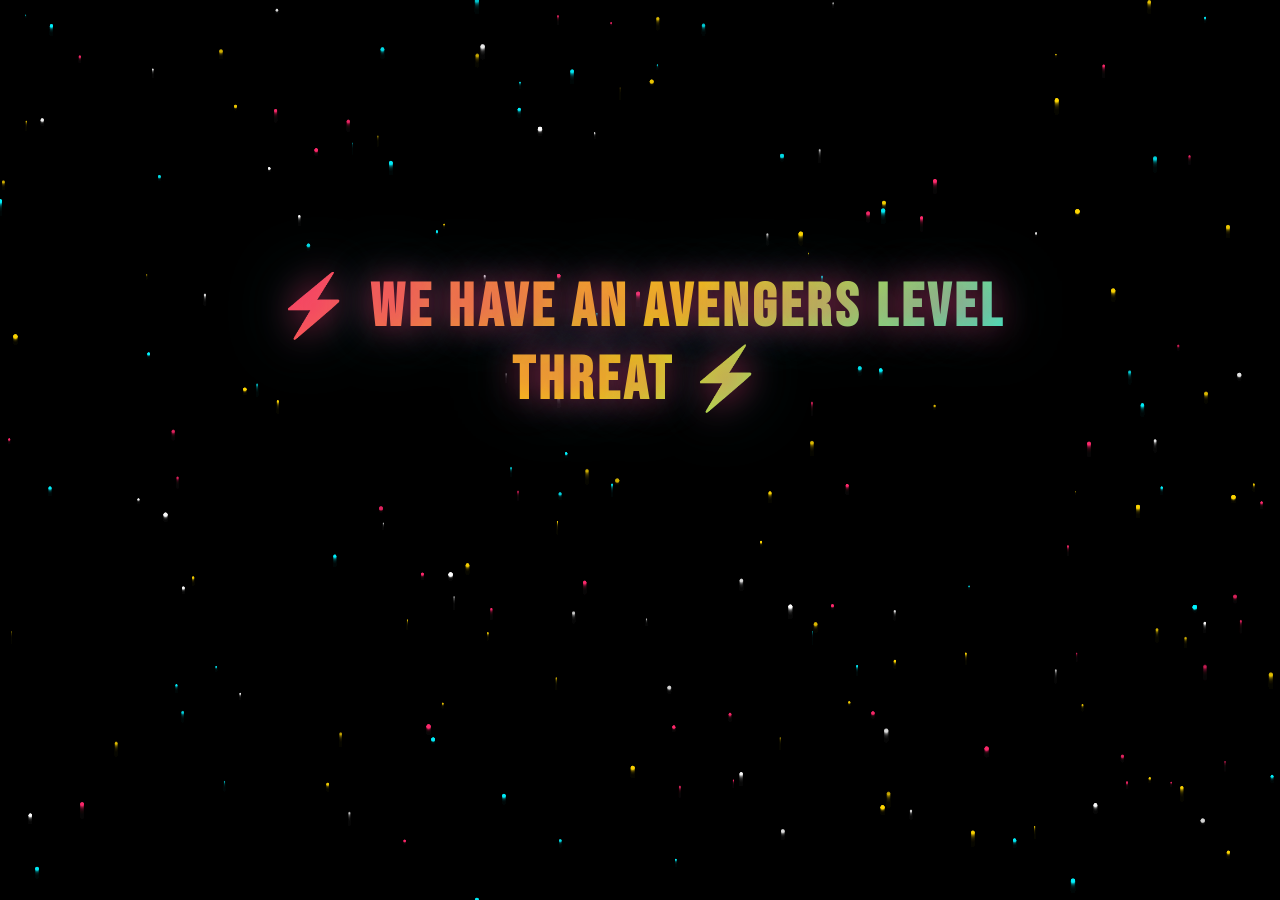
<file: index.html>
<!DOCTYPE html>
<html lang="en">
<head>
  <meta charset="UTF-8">
  <meta name="viewport" content="width=device-width, initial-scale=1.0">
  <title>An Avengers Level Threat...</title>
  <link rel="stylesheet" href="css/style.css">
</head>
<body class="intro-body">

  <!-- Cosmic Stars Canvas -->
  <canvas id="starfield-canvas"></canvas>

  <div class="intro-container">
    
    <!-- Text Step 1: Threat Warning -->
    <h1 class="intro-text threat-text" id="introThreat">
      ⚡ WE HAVE AN AVENGERS LEVEL THREAT ⚡
    </h1>

    <!-- Text Step 2: Apology Context -->
    <p class="intro-text message-text" id="introMessage">
      I made the biggest blunder and hurt Zombs... and now we need all the help we can get from Earth's mightiest heroes.
    </p>

    <!-- Step 3: Get Help Button -->
    <button class="get-help-btn" id="getHelpBtn" onclick="triggerGetHelpSequence()">
      GET HELP 🚀
    </button>

  </div>

  <script src="js/main.js"></script>
  <script>
    window.addEventListener('DOMContentLoaded', () => {
      initStarfield();
      runIntroTimeline();

      // Automatically start Avengers Theme on load
      globalAudio.playTrack('music/avengers_theme.mp3', true, 0);

      // Instant gesture listener to bypass browser autoplay blocks
      const unlockAudio = () => {
        globalAudio.playTrack('music/avengers_theme.mp3', true, 0);
        document.removeEventListener('click', unlockAudio);
        document.removeEventListener('touchstart', unlockAudio);
      };

      document.addEventListener('click', unlockAudio);
      document.addEventListener('touchstart', unlockAudio);
    });
  </script>
</body>
</html>
</file>
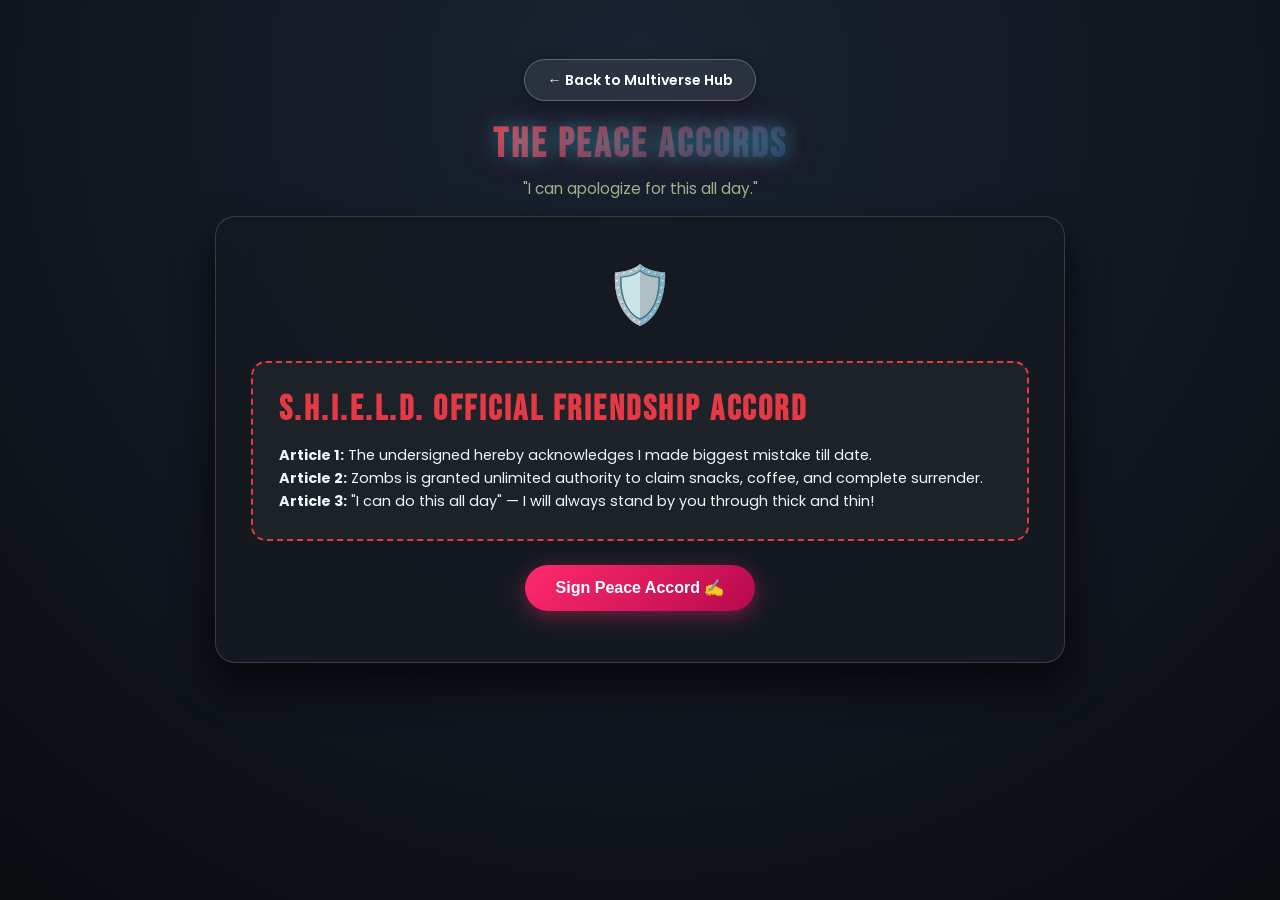
<file: captainamerica.html>
<!DOCTYPE html>
<html lang="en">
<head>
  <meta charset="UTF-8">
  <meta name="viewport" content="width=device-width, initial-scale=1.0">
  <title>Captain America | S.H.I.E.L.D. Peace Accords</title>
  <link rel="stylesheet" href="css/style.css">
</head>
<body>

  <canvas id="confetti-canvas"></canvas>

  <header>
    <a href="hub.html" class="back-btn">← Back to Multiverse Hub</a>
    <h1 class="title-glow" style="background: linear-gradient(135deg, #e63946, #1d3557); -webkit-background-clip: text; -webkit-text-fill-color: transparent;">THE PEACE ACCORDS</h1>
    <p class="subtitle">"I can apologize for this all day."</p>
  </header>

  <main class="content-container cap-theme">
    <div style="font-size: 3.5rem; margin-bottom: 0.5rem;">🛡️</div>
    
    <div class="accord-box">
      <div class="shield-stamp" id="shieldStamp">RATIFIED</div>
      <h3 style="color: var(--cap-red); margin-bottom: 0.8rem;">S.H.I.E.L.D. Official Friendship Accord</h3>
      <p style="font-size: 0.9rem; line-height: 1.6;">
        <strong>Article 1:</strong> The undersigned hereby acknowledges I made biggest mistake till date.<br>
        <strong>Article 2:</strong> Zombs is granted unlimited authority to claim snacks, coffee, and complete surrender.<br>
        <strong>Article 3:</strong> "I can do this all day" — I will always stand by you through thick and thin!
      </p>
    </div>

    <button class="action-btn" id="signBtn" onclick="signAccord()">Sign Peace Accord ✍️</button>
    <p id="accordStatus" style="margin-top: 1rem; color: #00e676; font-weight: bold;"></p>
  </main>

  <script src="js/main.js"></script>
  <script>
    window.addEventListener('DOMContentLoaded', () => {
      globalAudio.restoreSessionAudio();
    });

    function signAccord() {
      audio.playCap();
      triggerConfetti();

      document.getElementById('shieldStamp').classList.add('stamped');
      
      document.getElementById('signBtn').disabled = true;
      document.getElementById('signBtn').innerText = "ACCORD RATIFIED ✅";
      document.getElementById('signBtn').style.opacity = "0.6";
      document.getElementById('accordStatus').innerText = "✅ Peace Treaty Activated! Email notification sent to your bestie!";

      sendNotification("🛡️ S.H.I.E.L.D. Alert: Peace Accord Signed!", "Your best friend just officially signed and ratified Cap's Peace Accord on the website!");
    }
  </script>
</body>
</html>
</file>
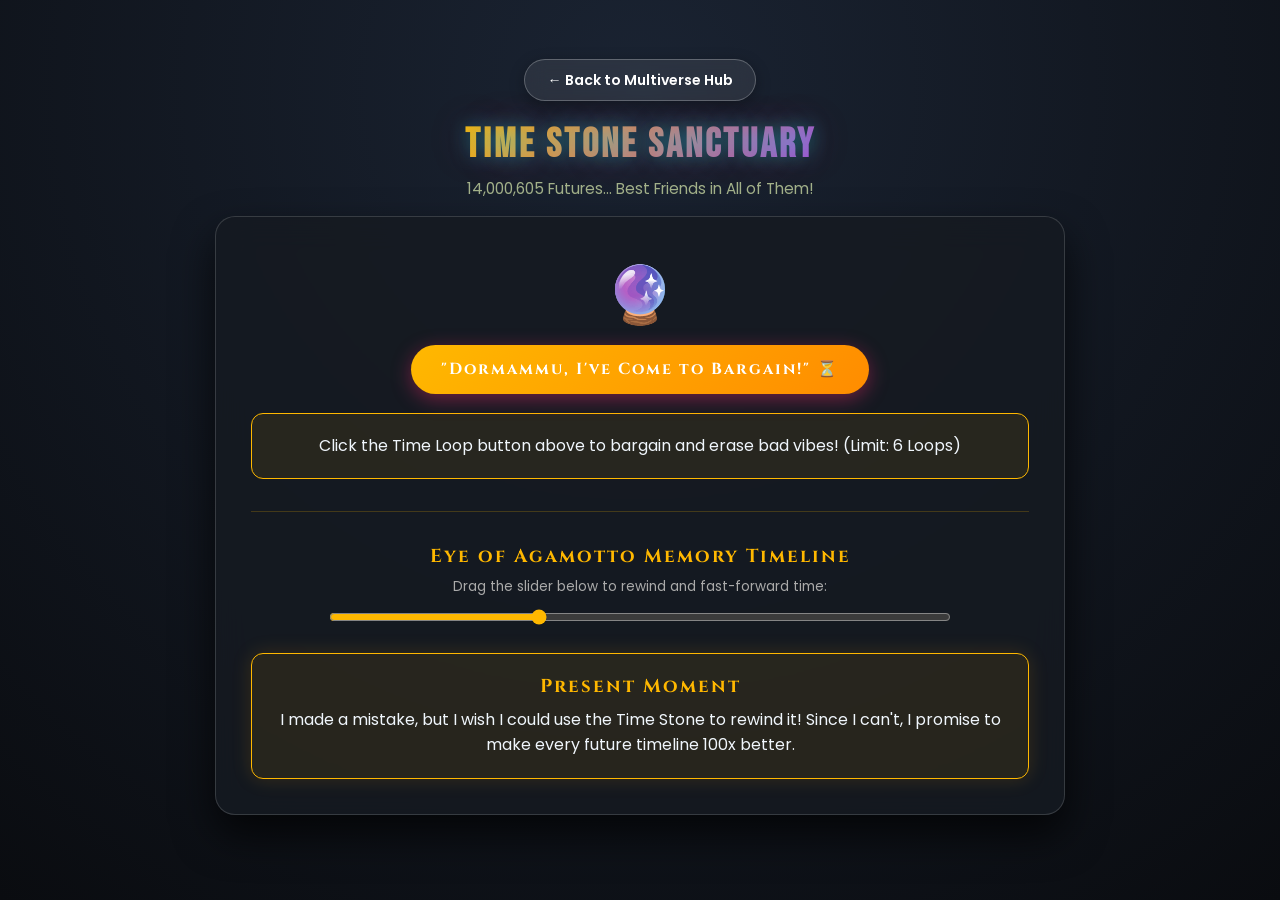
<file: doctorstrange.html>
<!DOCTYPE html>
<html lang="en">
<head>
  <meta charset="UTF-8">
  <meta name="viewport" content="width=device-width, initial-scale=1.0">
  <title>Doctor Strange | Sacred Timeline</title>
  <link rel="stylesheet" href="css/style.css">
</head>
<body>

  <header>
    <a href="hub.html" class="back-btn">← Back to Multiverse Hub</a>
    <h1 class="title-glow" style="background: linear-gradient(135deg, #ffb800, #9d4edd); -webkit-background-clip: text; -webkit-text-fill-color: transparent;">TIME STONE SANCTUARY</h1>
    <p class="subtitle">14,000,605 Futures... Best Friends in All of Them!</p>
  </header>

  <main class="content-container strange-theme">
    
    <!-- BARGAIN LOOP SECTION -->
    <div style="font-size: 3.5rem; margin-bottom: 0.5rem; transition: transform 0.5s;" id="portalSymbol">🔮</div>
    
    <button class="action-btn" id="bargainBtn" style="background: linear-gradient(135deg, #ffb800, #ff8c00);" onclick="bargainLoop()">
      "Dormammu, I've Come to Bargain!" ⏳
    </button>

    <div style="margin: 1.2rem 0; background: rgba(255, 184, 0, 0.08); padding: 1.2rem; border-radius: 12px; border: 1px solid var(--strange-gold);" id="bargainText">
      <p>Click the Time Loop button above to bargain and erase bad vibes! (Limit: 6 Loops)</p>
    </div>

    <hr style="border: 0; border-top: 1px solid rgba(255, 184, 0, 0.2); margin: 2rem 0;">

    <!-- TIME STONE SLIDER SECTION -->
    <h3 style="color: var(--strange-gold); margin-bottom: 0.5rem;">Eye of Agamotto Memory Timeline</h3>
    <p style="font-size: 0.85rem; color: #aaa;">Drag the slider below to rewind and fast-forward time:</p>

    <input type="range" id="timeRange" class="time-slider" min="1" max="4" value="2" oninput="updateTimeline(this.value)">

    <div class="time-card" id="timeCard">
      <h3 id="timeTitle" style="color: var(--strange-gold); margin-bottom: 0.5rem;">Present Moment</h3>
      <p id="timeDesc">I made a mistake, but I wish I could use the Time Stone to rewind it! Since I can't, I promise to make every future timeline 100x better.</p>
    </div>

  </main>

  <script src="js/main.js"></script>
  <script>
    window.addEventListener('DOMContentLoaded', () => {
      globalAudio.restoreSessionAudio();
    });

    let loopCount = 0;
    const maxLoops = 6;
    const bargainMessages = [
      "Dormammu, I've come to bargain! - Loop 1: Accepting the mistake from the sacred timeline...",
      "Dormammu, I've come to bargain! - Loop 2: Rewinding the awkward moment and replacing it with Kachori Bhel...",
      "Dormammu, I've come to bargain! - Loop 3: Crafting a universe filled with infinite snacks and peace...",
      "Dormammu, I've come to bargain! - Loop 4: Banning all future arguments permanently...",
      "Dormammu, I've come to bargain! - Loop 5: Almost there... Dormammu is growing tired of this loop!",
      "Dormammu, I've come to bargain! - Loop 6: BARGAIN COMPLETE! Dormammu surrenders. All bad vibes are permanently banished forever!"
    ];

    function bargainLoop() {
      audio.playStrange();

      if (loopCount < maxLoops) {
        loopCount++;
        document.getElementById('portalSymbol').style.transform = `rotate(${loopCount * 120}deg)`;

        const btn = document.getElementById('bargainBtn');
        if (loopCount === maxLoops) {
          btn.innerText = "Time Loop Maxed Out (6/6)! ✨";
          btn.disabled = true;
          btn.style.opacity = "0.7";
        } else {
          btn.innerText = `Time Loop #${loopCount} Started! ⏳`;
        }

        document.getElementById('bargainText').innerHTML = `
          <h4 style="color: var(--strange-gold); margin-bottom:0.4rem;">Time Loop #${loopCount} of 6</h4>
          <p>${bargainMessages[loopCount - 1]}</p>
        `;
      }
    }

    function updateTimeline(val) {
      audio.playStrange();
      const title = document.getElementById('timeTitle');
      const desc = document.getElementById('timeDesc');

      if (val == 1) {
        title.innerText = "Timeline #1: The Day We Connected";
        desc.innerText = "The exact moment our paths crossed, we made a poem and the sacred friendship timeline was created!";
      } else if (val == 2) {
        title.innerText = "Timeline #2: Present Apology Node";
        desc.innerText = "I made a blunder, but my loyalty to you across every timeline remains 1000% intact!";
      } else if (val == 3) {
        title.innerText = "Timeline #3: Upcoming Hangout";
        desc.innerText = "Scheduled timeline branch: Coffee, snacks, and laughing until our stomachs hurt!";
      } else {
        title.innerText = "Timeline #4: Future Unstoppable Duo";
        desc.innerText = "In 14,000,605 possible futures, we remain best friends in every single one of them!";
      }
    }
  </script>
</body>
</html>
</file>
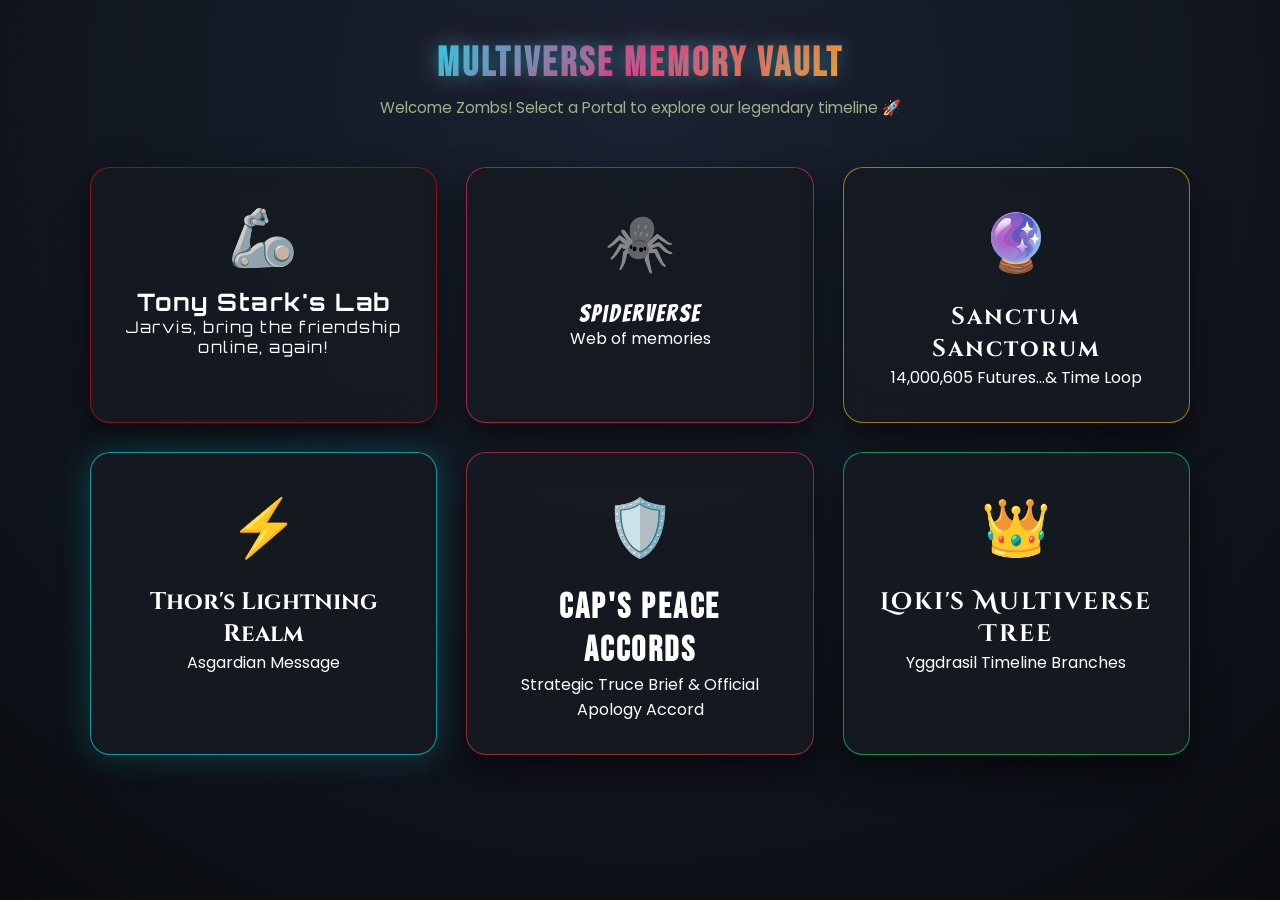
<file: hub.html>
<!DOCTYPE html>
<html lang="en">
<head>
  <meta charset="UTF-8">
  <meta name="viewport" content="width=device-width, initial-scale=1.0">
  <title>The Sacred Friendship Multiverse Hub</title>
  <link rel="stylesheet" href="css/style.css">
</head>
<body>

  <header>
    <h1 class="title-glow">MULTIVERSE MEMORY VAULT</h1>
    <p class="subtitle">Welcome Zombs! Select a Portal to explore our legendary timeline 🚀</p>
  </header>

  <main class="portal-grid">
    
    <!-- 1. Iron Man -->
    <a href="ironman.html" class="portal-card ironman-theme" 
       onclick="navigateWithHeroSound(event, 'ironman.html', 'music/mr_tinystark-iron-man-repulsor-157371.mp3')">
      <div class="portal-icon">🦾</div>
      <h2>Tony Stark's Lab</h2>
      <p>Jarvis, bring the friendship online, again!</p>
    </a>

    <!-- 2. Spider-Man -->
    <a href="spiderman.html" class="portal-card spidey-theme" 
       onclick="navigateWithHeroSound(event, 'spiderman.html', 'music/spider_man_web_shot.mp3')">
      <div class="portal-icon">🕷️</div>
      <h2>Spiderverse</h2>
      <p>Web of memories</p>
    </a>

    <!-- 3. Doctor Strange -->
    <a href="doctorstrange.html" class="portal-card strange-theme" 
       onclick="navigateWithHeroSound(event, 'doctorstrange.html', 'music/im_doctor_strange.mp3')">
      <div class="portal-icon">🔮</div>
      <h2>Sanctum Sanctorum</h2>
      <p>14,000,605 Futures...& Time Loop</p>
    </a>

    <!-- 4. Thor -->
    <a href="thor.html" class="portal-card thor-theme" 
       onclick="navigateWithHeroSound(event, 'thor.html', 'music/mjolnir.mp3')">
      <div class="portal-icon">⚡</div>
      <h2>Thor's Lightning Realm</h2>
      <p>Asgardian Message</p>
    </a>

    <!-- 5. Captain America -->
    <a href="captainamerica.html" class="portal-card cap-theme" 
       onclick="navigateWithHeroSound(event, 'captainamerica.html', 'music/i-can-do-this-all-day-captain-america.mp3')">
      <div class="portal-icon">🛡️</div>
      <h2>Cap's Peace Accords</h2>
      <p>Strategic Truce Brief & Official Apology Accord</p>
    </a>

    <!-- 6. Loki -->
    <a href="loki.html" class="portal-card loki-theme" 
       onclick="navigateWithHeroSound(event, 'loki.html', 'music/Loki_Finale_15s_to_30s(1).mp3')">
      <div class="portal-icon">👑</div>
      <h2>Loki's Multiverse Tree</h2>
      <p>Yggdrasil Timeline Branches</p>
    </a>

  </main>

  <script src="js/main.js"></script>
  <script>
    window.addEventListener('DOMContentLoaded', () => {
      globalAudio.restoreSessionAudio('music/avengers_theme.mp3');
    });
  </script>
</body>
</html>
</file>
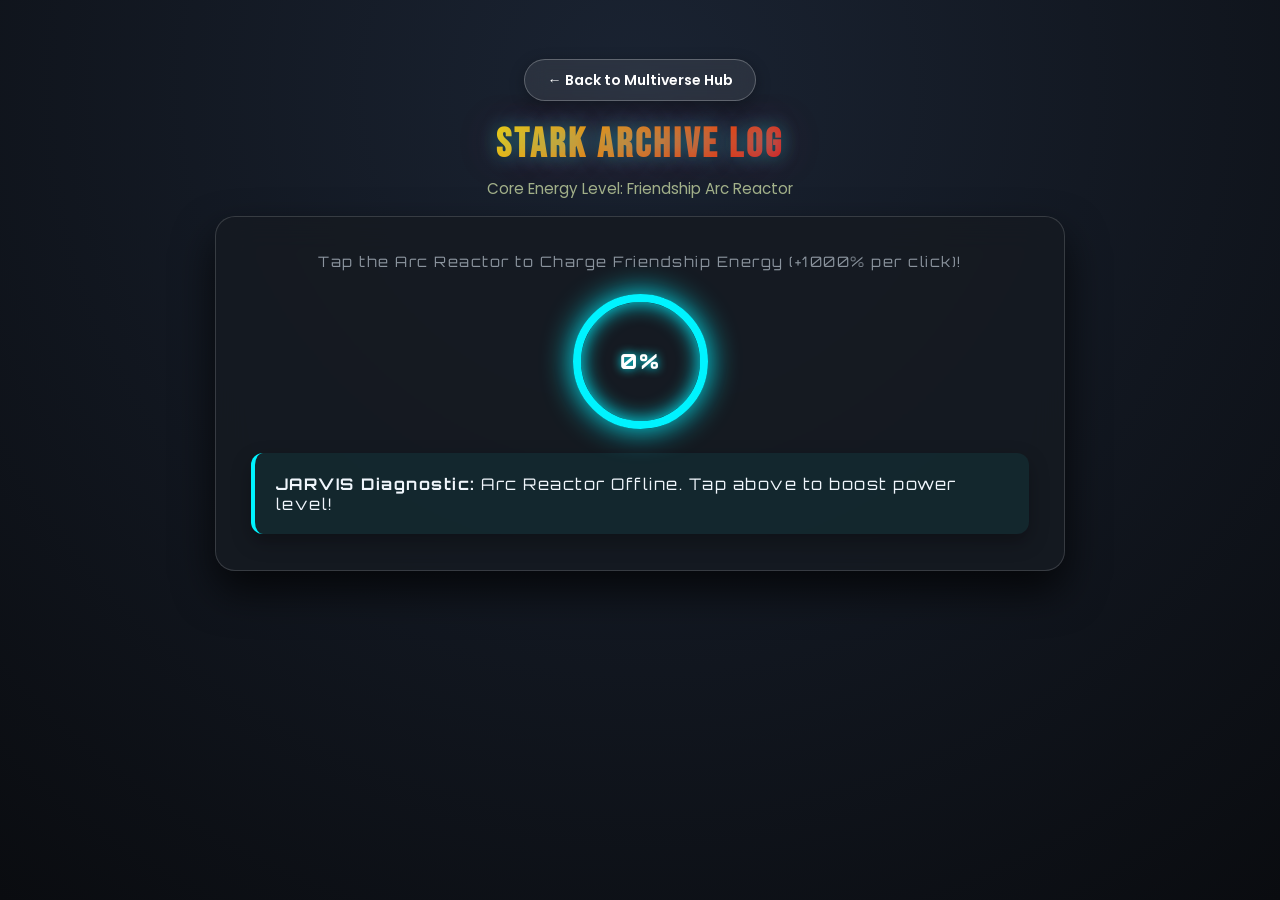
<file: ironman.html>
<!DOCTYPE html>
<html lang="en">
<head>
  <meta charset="UTF-8">
  <meta name="viewport" content="width=device-width, initial-scale=1.0">
  <title>Iron Man | Proof That We Have A Heart</title>
  <link rel="stylesheet" href="css/style.css">
</head>
<body>

  <header>
    <a href="hub.html" class="back-btn">← Back to Multiverse Hub</a>
    <h1 class="title-glow" style="background: linear-gradient(135deg, #ffd700, #e50914); -webkit-background-clip: text; -webkit-text-fill-color: transparent;">STARK ARCHIVE LOG</h1>
    <p class="subtitle">Core Energy Level: Friendship Arc Reactor</p>
  </header>

  <main class="content-container ironman-theme">
    <p style="font-size: 0.9rem; color: #8b949e;">Tap the Arc Reactor to Charge Friendship Energy (+1000% per click)!</p>

    <div class="arc-reactor" id="arcReactor" onclick="chargeReactor()">
      <div class="arc-inner" id="reactorText">0%</div>
    </div>

    <div class="jarvis-box" id="jarvisBox">
      <p><strong>JARVIS Diagnostic:</strong> Arc Reactor Offline. Tap above to boost power level!</p>
    </div>
  </main>

  <script src="js/main.js"></script>
  <script>
    window.addEventListener('DOMContentLoaded', () => {
      globalAudio.restoreSessionAudio();
    });

    let starkPower = 0;

    function chargeReactor() {
      audio.playIronMan();

      if (starkPower < 3000) {
        starkPower += 1000;
        document.getElementById('reactorText').innerText = starkPower + "%";

        if (starkPower === 1000) {
          document.getElementById('jarvisBox').innerHTML = `<p><strong>JARVIS Status:</strong> Initializing core protocols... Chaat and jokes loaded!</p>`;
        } else if (starkPower === 2000) {
          document.getElementById('jarvisBox').innerHTML = `<p><strong>JARVIS Status:</strong> Repulsors charging... Forgiveness levels rising fast!</p>`;
        } else if (starkPower === 3000) {
          document.getElementById('arcReactor').classList.add('max-power');
          document.getElementById('jarvisBox').style.borderColor = "var(--ironman-gold)";
          document.getElementById('jarvisBox').innerHTML = `
            <div style="color: var(--ironman-gold);">
              <h3>🎉 MAXIMUM POWER LEVEL REACHED!</h3>
              <p><strong>"Proof That We Have A Heart."</strong></p>
              <p style="margin-top:0.5rem;">I love you 3000 bestie! System status: Unbreakable Friendship online!</p>
            </div>
          `;
        }
      } else {
        alert("JARVIS: Core energy at absolute maximum (3000%). Love you 3000!");
      }
    }
  </script>
</body>
</html>
</file>
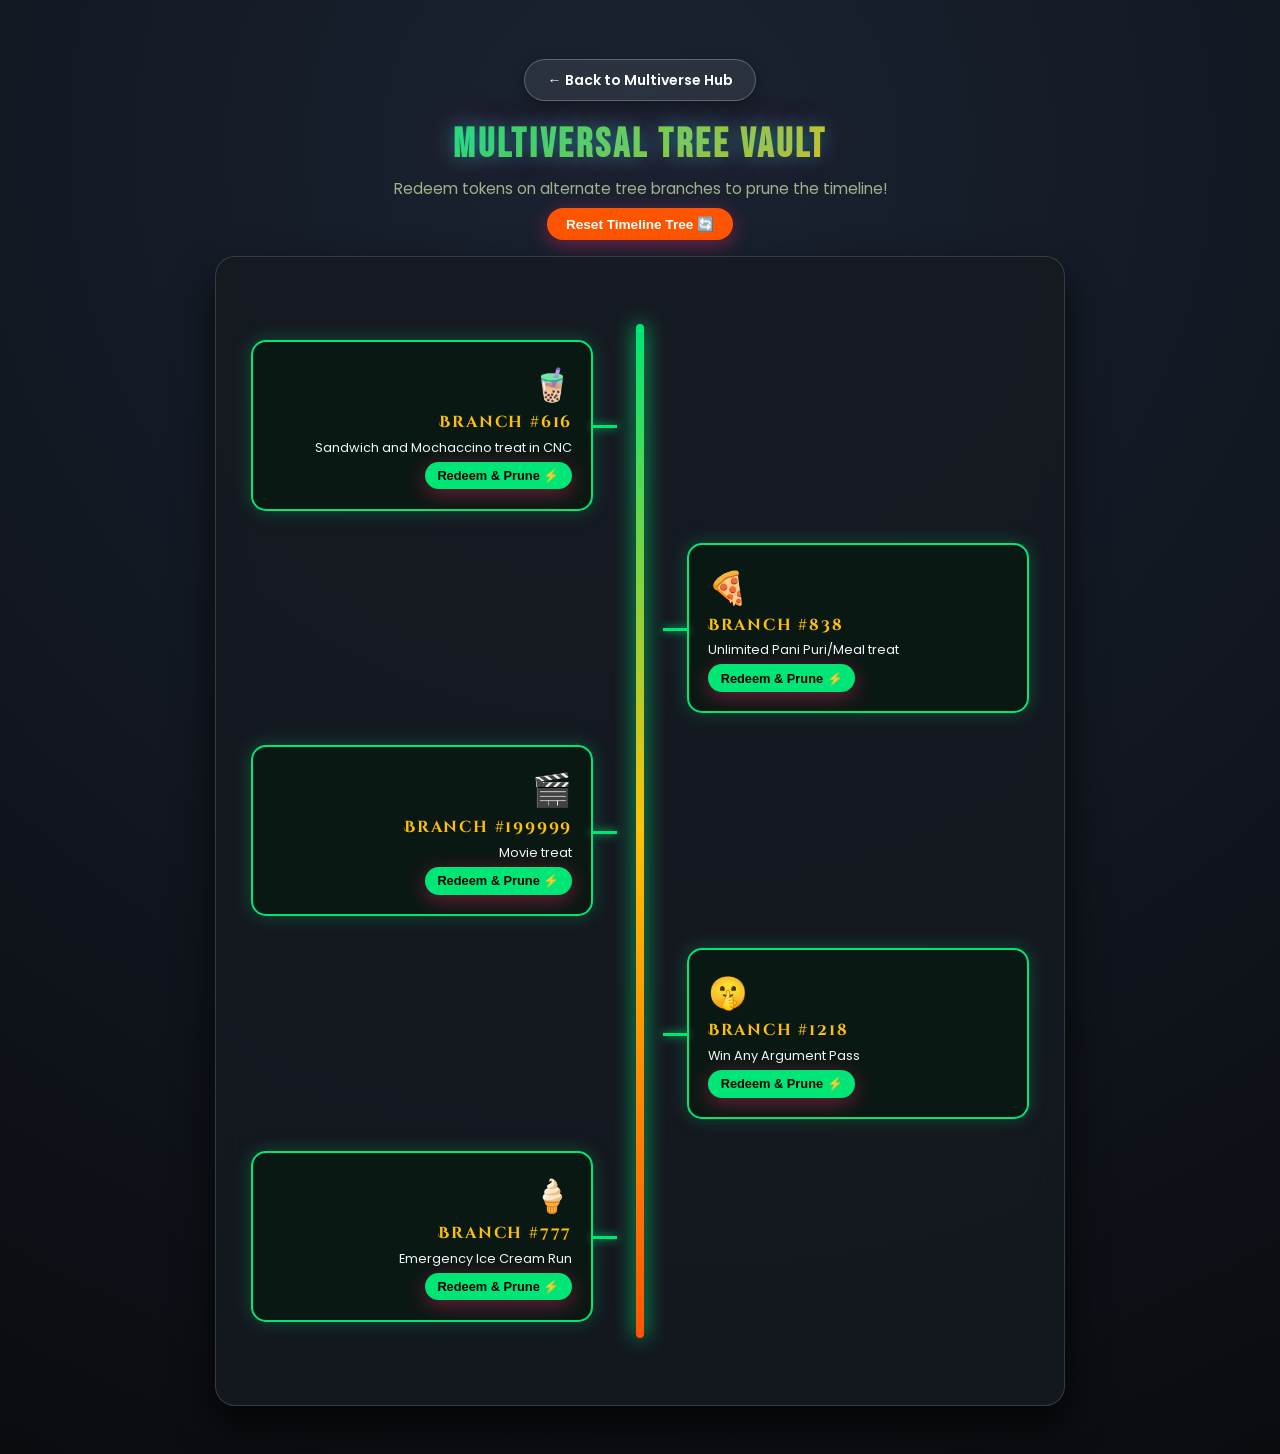
<file: loki.html>
<!DOCTYPE html>
<html lang="en">
<head>
  <meta charset="UTF-8">
  <meta name="viewport" content="width=device-width, initial-scale=1.0">
  <title>Loki | Multiversal Tree Branch Vault</title>
  <link rel="stylesheet" href="css/style.css">
</head>
<body>

  <header>
    <a href="hub.html" class="back-btn">← Back to Multiverse Hub</a>
    <h1 class="title-glow" style="background: linear-gradient(135deg, #00e676, #ffc107); -webkit-background-clip: text; -webkit-text-fill-color: transparent;">MULTIVERSAL TREE VAULT</h1>
    <p class="subtitle">Redeem tokens on alternate tree branches to prune the timeline!</p>
    <button class="action-btn" style="background: var(--tva-orange); font-size:0.85rem; padding:0.5rem 1.2rem; margin-top:0.5rem;" onclick="resetTimelineTree()">Reset Timeline Tree 🔄</button>
  </header>

  <main class="content-container loki-theme">
    
    <div class="tree-container">
      <div class="tree-trunk"></div>
      
      <div class="tree-branch-wrapper">

        <!-- Left Branch 1 -->
        <div class="tree-branch branch-left" id="node-boba">
          <div style="font-size: 2rem;">🧋</div>
          <strong style="color: var(--loki-gold); font-size: 1rem;">Branch #616</strong>
          <p style="font-size: 0.8rem; margin: 0.3rem 0;">Sandwich and Mochaccino treat in CNC</p>
          <button class="action-btn" style="background: var(--loki-green); color:#000; font-size:0.8rem; padding:0.4rem 0.8rem;" onclick="pruneBranch('boba', 'Sandwich and Mochaccino treat in CNC Redeemed')">Redeem & Prune ⚡</button>
        </div>

        <!-- Right Branch 2 -->
        <div class="tree-branch branch-right" id="node-meal">
          <div style="font-size: 2rem;">🍕</div>
          <strong style="color: var(--loki-gold); font-size: 1rem;">Branch #838</strong>
          <p style="font-size: 0.8rem; margin: 0.3rem 0;">Unlimited Pani Puri/Meal treat</p>
          <button class="action-btn" style="background: var(--loki-green); color:#000; font-size:0.8rem; padding:0.4rem 0.8rem;" onclick="pruneBranch('meal', 'Unlimited Pani Puri/Meal treat Redeemed')">Redeem & Prune ⚡</button>
        </div>

        <!-- Left Branch 3 -->
        <div class="tree-branch branch-left" id="node-movie">
          <div style="font-size: 2rem;">🎬</div>
          <strong style="color: var(--loki-gold); font-size: 1rem;">Branch #199999</strong>
          <p style="font-size: 0.8rem; margin: 0.3rem 0;">Movie treat</p>
          <button class="action-btn" style="background: var(--loki-green); color:#000; font-size:0.8rem; padding:0.4rem 0.8rem;" onclick="pruneBranch('movie', 'Movie treat Redeemed')">Redeem & Prune ⚡</button>
        </div>

        <!-- Right Branch 4 -->
        <div class="tree-branch branch-right" id="node-argument">
          <div style="font-size: 2rem;">🤫</div>
          <strong style="color: var(--loki-gold); font-size: 1rem;">Branch #1218</strong>
          <p style="font-size: 0.8rem; margin: 0.3rem 0;">Win Any Argument Pass</p>
          <button class="action-btn" style="background: var(--loki-green); color:#000; font-size:0.8rem; padding:0.4rem 0.8rem;" onclick="pruneBranch('argument', 'Win Any Argument Pass Redeemed')">Redeem & Prune ⚡</button>
        </div>

        <!-- Left Branch 5 -->
        <div class="tree-branch branch-left" id="node-icecream">
          <div style="font-size: 2rem;">🍦</div>
          <strong style="color: var(--loki-gold); font-size: 1rem;">Branch #777</strong>
          <p style="font-size: 0.8rem; margin: 0.3rem 0;">Emergency Ice Cream Run</p>
          <button class="action-btn" style="background: var(--loki-green); color:#000; font-size:0.8rem; padding:0.4rem 0.8rem;" onclick="pruneBranch('icecream', 'Emergency Ice Cream Run Redeemed')">Redeem & Prune ⚡</button>
        </div>

      </div>
    </div>

  </main>

  <script src="js/main.js"></script>
  <script>
    window.addEventListener('DOMContentLoaded', () => {
      globalAudio.restoreSessionAudio();
    });

    const ids = ['boba', 'meal', 'movie', 'argument', 'icecream'];

    function checkPrunedState() {
      ids.forEach(id => {
        const node = document.getElementById('node-' + id);
        if (!node) return;

        if (localStorage.getItem('pruned_' + id) === 'true') {
          node.classList.add('pruned');
          const btn = node.querySelector('button');
          btn.disabled = true;
          btn.innerText = "PRUNED ⚡";
          btn.style.background = "#444";
          btn.style.color = "#888";
          
          if (!node.querySelector('.prune-stamp')) {
            const stamp = document.createElement('div');
            stamp.className = 'prune-stamp';
            stamp.innerText = 'PRUNED BY TVA';
            node.appendChild(stamp);
          }
        } else {
          node.classList.remove('pruned');
          const btn = node.querySelector('button');
          btn.disabled = false;
          btn.innerText = "Redeem & Prune ⚡";
          btn.style.background = "var(--loki-green)";
          btn.style.color = "#000";
          
          const stamp = node.querySelector('.prune-stamp');
          if (stamp) stamp.remove();
        }
      });
    }

    function pruneBranch(id, title) {
      audio.playLoki();
      localStorage.setItem('pruned_' + id, 'true');
      checkPrunedState();

      sendNotification(`👑 TVA Alert: ${title} Token Redeemed!`, `Your best friend redeemed and pruned the '${title}' timeline branch on the website!`);
      alert(`⚡ Branch Timeline Pruned! Token '${title}' redeemed & notification sent!`);
    }

    function resetTimelineTree() {
      audio.playLoki();
      ids.forEach(id => localStorage.removeItem('pruned_' + id));
      checkPrunedState();
      alert("🔄 Multiversal Timeline Tree unpruned and restored!");
    }

    checkPrunedState();
  </script>
</body>
</html>
</file>
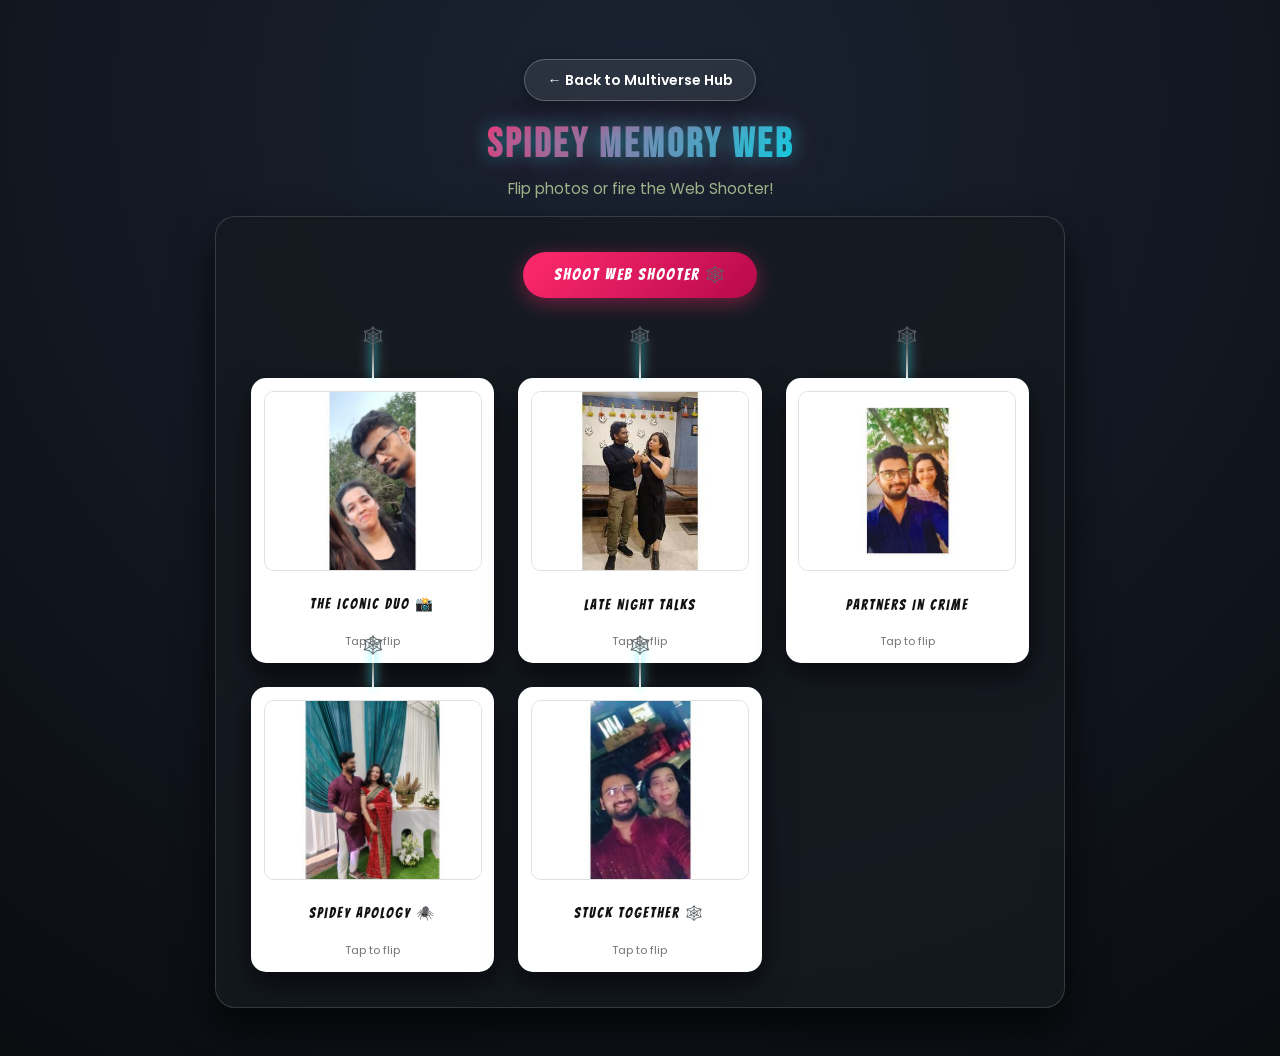
<file: spiderman.html>
<!DOCTYPE html>
<html lang="en">
<head>
  <meta charset="UTF-8">
  <meta name="viewport" content="width=device-width, initial-scale=1.0">
  <title>Spider-Man | Friendly Neighborhood Memories</title>
  <link rel="stylesheet" href="css/style.css">
</head>
<body>

  <canvas id="spidey-canvas"></canvas>

  <header>
    <a href="hub.html" class="back-btn">← Back to Multiverse Hub</a>
    <h1 class="title-glow" style="background: linear-gradient(135deg, #ff2a6d, #05d5e8); -webkit-background-clip: text; -webkit-text-fill-color: transparent;">SPIDEY MEMORY WEB</h1>
    <p class="subtitle">Flip photos or fire the Web Shooter!</p>
  </header>

  <main class="content-container spidey-theme">
    
    <div style="margin-bottom: 1.5rem;">
      <button class="action-btn" onclick="shootWebSorry()">Shoot Web Shooter 🕸️</button>
    </div>

    <div class="spidey-photo-grid">
      
      <!-- Photo 1 -->
      <div class="flip-card" onclick="audio.playSpidey()">
        <div class="flip-inner">
          <div class="flip-front">
            <img src="images/IMG-20240622-WA0005(1).jpg" alt="Memory Photo 1" class="photo-img">
            <strong style="font-size: 0.9rem; margin-top: 6px;">The Iconic Duo 📸</strong>
            <small style="color:#777; font-size:0.7rem;">Tap to flip</small>
          </div>
          <div class="flip-back">
            <p>"It can't get crazier than that, right?!"</p>
          </div>
        </div>
      </div>

      <!-- Photo 2 -->
      <div class="flip-card" onclick="audio.playSpidey()">
        <div class="flip-inner">
          <div class="flip-front">
            <img src="images/IMG-20240718-WA0043.jpg" alt="Memory Photo 2" class="photo-img">
            <strong style="font-size: 0.9rem; margin-top: 6px;">Late Night Talks</strong>
            <small style="color:#777; font-size:0.7rem;">Tap to flip</small>
          </div>
          <div class="flip-back">
            <p>"Nothing can replace our deep talks in the late night!"</p>
          </div>
        </div>
      </div>

      <!-- Photo 3 -->
      <div class="flip-card" onclick="audio.playSpidey()">
        <div class="flip-inner">
          <div class="flip-front">
            <img src="images/Snapchat-20980447.jpg" alt="Memory Photo 3" class="photo-img">
            <strong style="font-size: 0.9rem; margin-top: 6px;">Partners In Crime</strong>
            <small style="color:#777; font-size:0.7rem;">Tap to flip</small>
          </div>
          <div class="flip-back">
            <p>"Life is 100x more fun when we are causing harmless chaos together!"</p>
          </div>
        </div>
      </div>

      <!-- Photo 4 -->
      <div class="flip-card" onclick="audio.playSpidey()">
        <div class="flip-inner">
          <div class="flip-front">
            <img src="images/IMG-20250213-WA0074.jpg" alt="Memory Photo 4" class="photo-img">
            <strong style="font-size: 0.9rem; margin-top: 6px;">Spidey Apology 🕷️</strong>
            <small style="color:#777; font-size:0.7rem;">Tap to flip</small>
          </div>
          <div class="flip-back">
            <p>"My Spidey-Sense told me I goofed up! I'm super sorry bestie!"</p>
          </div>
        </div>
      </div>

      <!-- Photo 5 -->
      <div class="flip-card" onclick="audio.playSpidey()">
        <div class="flip-inner">
          <div class="flip-front">
            <img src="images/Snapchat-2065949696.jpg" alt="Memory Photo 5" class="photo-img">
            <strong style="font-size: 0.9rem; margin-top: 6px;">Stuck Together 🕸️</strong>
            <small style="color:#777; font-size:0.7rem;">Tap to flip</small>
          </div>
          <div class="flip-back">
            <p>"Somebody should learn perfect time to make faces from you!"</p>
          </div>
        </div>
      </div>

    </div>
  </main>

  <script src="js/main.js"></script>
  <script>
    window.addEventListener('DOMContentLoaded', () => {
      globalAudio.restoreSessionAudio();
    });
  </script>
</body>
</html>
</file>
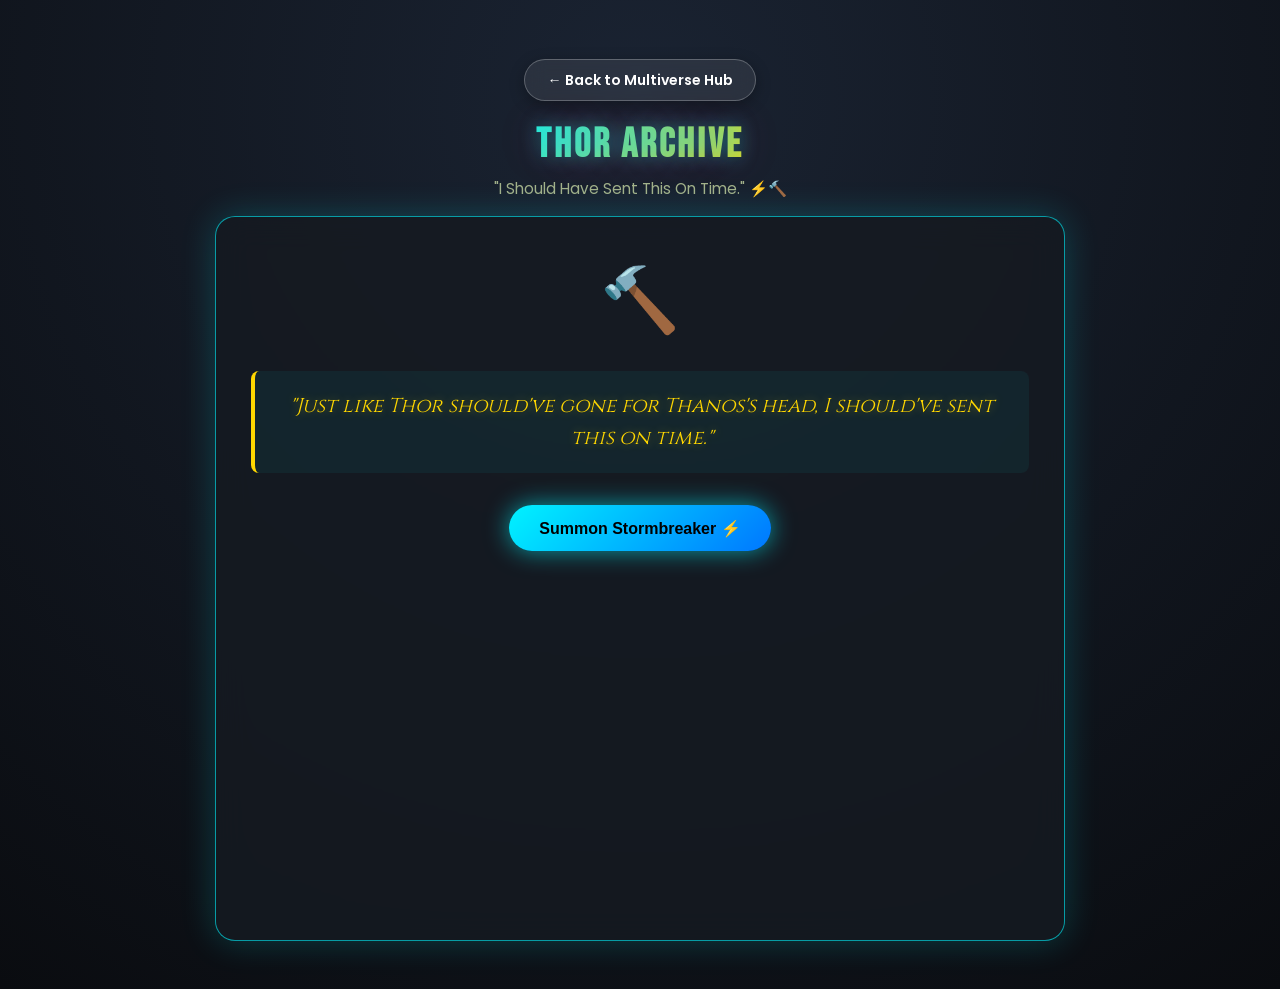
<file: thor.html>
<!DOCTYPE html>
<html lang="en">
<head>
  <meta charset="UTF-8">
  <meta name="viewport" content="width=device-width, initial-scale=1.0">
  <title>Thor | God of Thunder Vault</title>
  <link rel="stylesheet" href="css/style.css">
</head>
<body>

  <!-- Fullscreen Lightning Flash Overlay -->
  <div id="lightning-flash"></div>

  <header>
    <a href="hub.html" class="back-btn">← Back to Multiverse Hub</a>
    <h1 class="title-glow" style="background: linear-gradient(135deg, #00f3ff, #ffd700); -webkit-background-clip: text; -webkit-text-fill-color: transparent;">THOR ARCHIVE</h1>
    <p class="subtitle">"I Should Have Sent This On Time." ⚡🔨</p>
  </header>

  <main class="content-container thor-theme">
    
    <div style="font-size: 4rem; margin-bottom: 0.5rem;" id="thorIcon">🔨</div>

    <blockquote class="thor-quote">
      "Just like Thor should've gone for Thanos's head, I should've sent this on time."
    </blockquote>

    <div style="margin: 2rem 0;">
      <button class="action-btn thor-btn" id="summonBtn" onclick="summonStormbreaker()">
        Summon Stormbreaker ⚡
      </button>
    </div>

    <div class="thor-message-box" id="thorMessageBox">
      <div class="message-header">
        ⚡ MESSAGE FROM BIFROST ⚡
      </div>
      <div class="message-content">
        <p>Hi Zombs,
I know I'm super late and now I can only give you a belated message.
But here I am, regardless of things happened between us recently, I really wish you all the things that you are trying so hard to achieve.
I know its been hard, but the spirit you have that makes you who you are, and that will help you achieve all the things.
I know, I'm stupid and maybe I don't deserve you, but you are extremely important in my life. I wish all the good things in the world for you, cause you totally deserve it. You're a born fighter, keep fighting, I know you'll be there soon. 
Even though you doubt it now, I'll still be
there for you always. Thank you, for being you. ⚡❤️</p>
      </div>
    </div>

  </main>

  <script src="js/main.js"></script>
  <script>
    window.addEventListener('DOMContentLoaded', () => {
      globalAudio.restoreSessionAudio();
    });

    function summonStormbreaker() {
      globalAudio.playTrack('music/thor.mp3', false, 0);

      const flash = document.getElementById('lightning-flash');
      flash.classList.add('flash-active');
      
      setTimeout(() => {
        flash.classList.remove('flash-active');
      }, 400);

      const msgBox = document.getElementById('thorMessageBox');
      msgBox.classList.add('visible');

      const btn = document.getElementById('summonBtn');
      btn.innerText = "STORMBREAKER SUMMONED ⚡";
      btn.disabled = true;
      btn.style.opacity = "0.7";
    }
  </script>
</body>
</html>
</file>
<file: css/style.css>
/* ==========================================
   🦸 SUPERHERO FONTS & VARIABLES
   ========================================== */
@import url('https://fonts.googleapis.com/css2?family=Bangers&family=Bebas+Neue&family=Cinzel+Decorative:wght@700;900&family=Cinzel:wght@600;800;900&family=Orbitron:wght@600;800;900&family=Poppins:wght@400;500;600;700;800;900&display=swap');

:root {
  --bg-dark: #0a0c10;
  --card-bg: rgba(22, 27, 34, 0.85);
  --text-main: #f0f6fc;
  --ironman-gold: #ffd700;
  --ironman-red: #e50914;
  --ironman-cyan: #00f3ff;
  --spidey-red: #ff2a6d;
  --spidey-blue: #05d5e8;
  --strange-gold: #ffb800;
  --strange-purple: #9d4edd;
  --cap-blue: #1d3557;
  --cap-red: #e63946;
  --loki-green: #00e676;
  --loki-gold: #ffc107;
  --tva-orange: #ff5500;
  --font-family: 'Poppins', -apple-system, BlinkMacSystemFont, sans-serif;
}

/* 🅰️ AVENGERS INTRO & HEADER FONTS */
.threat-text {
  font-family: 'Bebas Neue', 'Orbitron', sans-serif !important;
  letter-spacing: 4px;
}

.title-glow {
  font-family: 'Bebas Neue', 'Cinzel Decorative', sans-serif !important;
  letter-spacing: 3px;
}

.get-help-btn {
  font-family: 'Orbitron', sans-serif !important;
  letter-spacing: 2px;
}

/* 🦾 IRON MAN FONT */
.ironman-theme, .ironman-theme h1, .ironman-theme h2, .ironman-theme h3, .arc-inner, .jarvis-box {
  font-family: 'Orbitron', sans-serif !important;
  letter-spacing: 1.5px;
}

/* 🕷️ SPIDER-MAN FONT */
.spidey-theme h1, .spidey-theme h2, .spidey-theme h3, .spidey-theme .action-btn, .flip-card strong {
  font-family: 'Bangers', cursive !important;
  letter-spacing: 2px;
  font-weight: 400;
}

/* 🔮 DOCTOR STRANGE FONT */
.strange-theme h1, .strange-theme h2, .strange-theme h3, #timeTitle, #bargainBtn {
  font-family: 'Cinzel', serif !important;
  letter-spacing: 2px;
}

/* 🛡️ CAPTAIN AMERICA FONT */
.cap-theme h1, .cap-theme h2, .cap-theme h3, .accord-box h3, .shield-stamp {
  font-family: 'Bebas Neue', sans-serif !important;
  letter-spacing: 2.5px;
  font-size: 2.2rem;
}

/* 👑 LOKI FONT */
.loki-theme h1, .loki-theme h2, .loki-theme h3, .tree-branch strong {
  font-family: 'Cinzel Decorative', serif !important;
  letter-spacing: 1.8px;
}

* { box-sizing: border-box; margin: 0; padding: 0; }

body {
  background: radial-gradient(circle at 50% 10%, #1a2332 0%, #0a0c10 100%);
  color: var(--text-main);
  font-family: var(--font-family);
  min-height: 100vh;
  display: flex;
  flex-direction: column;
  align-items: center;
  overflow-x: hidden;
  opacity: 0;
  transition: opacity 0.5s ease-in-out;
}

body.page-loaded {
  opacity: 1;
}

body.page-exiting {
  opacity: 0;
  transition: opacity 0.4s ease-in-out;
}

header { text-align: center; padding: 2.5rem 1rem 1rem 1rem; max-width: 800px; }

.title-glow {
  font-size: 2.5rem;
  font-weight: 800;
  background: linear-gradient(135deg, #00f3ff, #ff2a6d, #ffc107);
  -webkit-background-clip: text;
  -webkit-text-fill-color: transparent;
  margin-bottom: 0.5rem;
  text-shadow: 0 0 20px rgba(0, 243, 255, 0.4), 0 0 40px rgba(255, 42, 109, 0.3);
}

.subtitle { color: #a3b18a; font-size: 0.95rem; }

.back-btn {
  display: inline-block;
  margin: 1.2rem 0;
  padding: 0.6rem 1.4rem;
  background: rgba(255, 255, 255, 0.08);
  border: 1px solid rgba(255, 255, 255, 0.25);
  border-radius: 30px;
  color: #fff;
  text-decoration: none;
  font-size: 0.88rem;
  font-weight: 600;
  backdrop-filter: blur(10px);
  box-shadow: 0 4px 15px rgba(0, 0, 0, 0.3);
  transition: all 0.3s ease;
}

.back-btn:hover {
  background: rgba(255, 255, 255, 0.2);
  transform: translateY(-2px);
  box-shadow: 0 6px 20px rgba(255, 255, 255, 0.2);
}

.portal-grid {
  display: grid;
  grid-template-columns: repeat(auto-fit, minmax(260px, 1fr));
  gap: 1.8rem;
  width: 90%;
  max-width: 1100px;
  padding: 2rem 0;
}

.portal-card {
  background: var(--card-bg);
  border-radius: 20px;
  padding: 2rem;
  text-align: center;
  text-decoration: none;
  color: #fff;
  border: 1px solid rgba(255, 255, 255, 0.12);
  backdrop-filter: blur(14px);
  box-shadow: 0 15px 35px rgba(0, 0, 0, 0.6);
  transition: all 0.4s cubic-bezier(0.175, 0.885, 0.32, 1.275);
  display: flex;
  flex-direction: column;
  align-items: center;
  position: relative;
  overflow: hidden;
  cursor: pointer;
}

.portal-card:hover { transform: translateY(-10px) scale(1.02); }
.portal-icon { font-size: 3.5rem; margin-bottom: 1rem; transition: transform 0.3s; }
.portal-card:hover .portal-icon { transform: scale(1.18) rotate(5deg); }

/* Glowing Marvel Card Themes */
.ironman-theme { border-color: rgba(229, 9, 20, 0.6); }
.ironman-theme:hover { box-shadow: 0 0 30px var(--ironman-cyan), inset 0 0 15px rgba(229, 9, 20, 0.4); }

.spidey-theme { border-color: rgba(255, 42, 109, 0.6); }
.spidey-theme:hover { box-shadow: 0 0 30px var(--spidey-red), inset 0 0 15px rgba(5, 213, 232, 0.4); }

.strange-theme { border-color: rgba(255, 184, 0, 0.6); }
.strange-theme:hover { box-shadow: 0 0 30px var(--strange-gold), inset 0 0 15px rgba(157, 78, 221, 0.4); }

.cap-theme { border-color: rgba(230, 57, 70, 0.6); }
.cap-theme:hover { box-shadow: 0 0 30px var(--cap-blue), inset 0 0 15px rgba(230, 57, 70, 0.4); }

.loki-theme { border-color: rgba(0, 230, 118, 0.6); }
.loki-theme:hover { box-shadow: 0 0 30px var(--loki-green), inset 0 0 15px rgba(255, 193, 7, 0.4); }

.content-container {
  width: 90%;
  max-width: 850px;
  background: var(--card-bg);
  border-radius: 20px;
  padding: 2.2rem;
  margin-bottom: 3rem;
  border: 1px solid rgba(255, 255, 255, 0.15);
  backdrop-filter: blur(16px);
  box-shadow: 0 20px 40px rgba(0, 0, 0, 0.7);
  text-align: center;
  position: relative;
}

/* Iron Man Arc Reactor */
.arc-reactor {
  width: 135px;
  height: 135px;
  border-radius: 50%;
  border: 8px solid var(--ironman-cyan);
  margin: 1.5rem auto;
  box-shadow: 0 0 30px var(--ironman-cyan), inset 0 0 20px var(--ironman-cyan);
  display: flex;
  align-items: center;
  justify-content: center;
  cursor: pointer;
  transition: all 0.3s;
  animation: pulseGlow 2s infinite alternate;
}

@keyframes pulseGlow {
  0% { transform: scale(0.98); box-shadow: 0 0 20px var(--ironman-cyan); }
  100% { transform: scale(1.05); box-shadow: 0 0 40px var(--ironman-cyan), inset 0 0 25px var(--ironman-cyan); }
}

.arc-reactor.max-power {
  border-color: var(--ironman-gold);
  box-shadow: 0 0 50px var(--ironman-gold), 0 0 90px var(--ironman-red);
  animation: maxPulse 0.8s infinite alternate;
}

@keyframes maxPulse {
  0% { transform: scale(1); }
  100% { transform: scale(1.08); }
}

.arc-inner { font-weight: 800; font-size: 1.3rem; color: #fff; text-shadow: 0 0 10px var(--ironman-cyan); }

.jarvis-box {
  text-align: left;
  background: rgba(0, 243, 255, 0.06);
  padding: 1.3rem;
  border-radius: 12px;
  border-left: 4px solid var(--ironman-cyan);
  margin-top: 1.5rem;
  box-shadow: 0 8px 20px rgba(0, 0, 0, 0.3);
}

/* Cap Accord Stamp Effect */
.accord-box {
  background: rgba(255, 255, 255, 0.04);
  border: 2px dashed var(--cap-red);
  padding: 1.6rem;
  border-radius: 15px;
  margin: 1.5rem 0;
  text-align: left;
  position: relative;
  overflow: hidden;
}

.shield-stamp {
  position: absolute;
  top: 50%;
  left: 50%;
  transform: translate(-50%, -50%) scale(3) rotate(-15deg);
  opacity: 0;
  color: var(--cap-red);
  border: 6px solid var(--cap-red);
  padding: 0.5rem 1.5rem;
  font-size: 2.2rem;
  font-weight: 900;
  text-transform: uppercase;
  border-radius: 12px;
  pointer-events: none;
  box-shadow: 0 0 20px rgba(230, 57, 70, 0.6);
  transition: all 0.35s cubic-bezier(0.175, 0.885, 0.32, 1.275);
}

.shield-stamp.stamped {
  opacity: 0.95;
  transform: translate(-50%, -50%) scale(1) rotate(-15deg);
}

/* Spider-Man 3D Photo Flip Cards */
.spidey-photo-grid {
  display: grid;
  grid-template-columns: repeat(auto-fit, minmax(230px, 1fr));
  gap: 1.5rem;
  padding-top: 3.5rem;
}

.flip-card {
  background-color: transparent;
  height: 285px;
  perspective: 1000px;
  cursor: pointer;
  position: relative;
  transform-origin: top center;
  animation: webSway 4.5s ease-in-out infinite alternate;
}

.flip-card:nth-child(even) { animation-duration: 5.2s; animation-delay: -1.2s; }
.flip-card:nth-child(3n) { animation-duration: 4.2s; animation-delay: -2.5s; }

.flip-card::before {
  content: '';
  position: absolute;
  top: -42px;
  left: 50%;
  transform: translateX(-50%);
  width: 2px;
  height: 42px;
  background: linear-gradient(to bottom, rgba(255, 255, 255, 0.1), rgba(255, 255, 255, 0.9));
  box-shadow: 0 0 8px #00f3ff, 0 0 15px rgba(255, 255, 255, 0.8);
  z-index: 10;
}

.flip-card::after {
  content: '🕸️';
  position: absolute;
  top: -55px;
  left: 50%;
  transform: translateX(-50%);
  font-size: 1.1rem;
  z-index: 11;
}

@keyframes webSway {
  0% { transform: rotate(-2.5deg); }
  100% { transform: rotate(2.5deg); }
}

.flip-inner {
  position: relative;
  width: 100%;
  height: 100%;
  text-align: center;
  transition: transform 0.6s cubic-bezier(0.4, 0, 0.2, 1);
  transform-style: preserve-3d;
}

.flip-card:hover .flip-inner { transform: rotateY(180deg); }

.flip-front, .flip-back {
  position: absolute;
  width: 100%;
  height: 100%;
  backface-visibility: hidden;
  border-radius: 15px;
  padding: 0.8rem;
  display: flex;
  flex-direction: column;
  align-items: center;
  justify-content: space-between;
  box-shadow: 0 12px 28px rgba(0, 0, 0, 0.6);
  overflow: hidden;
}

.flip-front { background: #ffffff; color: #111; }
.flip-back {
  background: linear-gradient(135deg, var(--spidey-red), #b7094c);
  color: #fff;
  transform: rotateY(180deg);
  justify-content: center;
  padding: 1.2rem;
  box-shadow: inset 0 0 20px rgba(0,0,0,0.3);
}

.photo-img {
  width: 100%;
  height: 180px;
  object-fit: cover;
  object-position: center;
  border-radius: 10px;
  border: 1px solid #e0e0e0;
  background-color: #f0f0f0;
}

/* Doctor Strange Slider */
.time-slider {
  width: 80%;
  height: 8px;
  accent-color: var(--strange-gold);
  cursor: pointer;
  margin: 1rem 0;
}

.time-card {
  min-height: 120px;
  padding: 1.3rem;
  background: rgba(255, 184, 0, 0.08);
  border: 1px solid var(--strange-gold);
  border-radius: 12px;
  margin-top: 1rem;
  box-shadow: 0 0 20px rgba(255, 184, 0, 0.15);
}

/* Loki Multiversal Tree */
.tree-container {
  position: relative;
  max-width: 800px;
  margin: 2rem auto;
  padding: 1rem 0;
}

.tree-trunk {
  position: absolute;
  left: 50%;
  top: 0;
  bottom: 0;
  width: 8px;
  background: linear-gradient(to bottom, var(--loki-green), var(--loki-gold), var(--tva-orange));
  transform: translateX(-50%);
  box-shadow: 0 0 20px var(--loki-green);
  border-radius: 4px;
  z-index: 1;
}

.tree-branch-wrapper {
  display: flex;
  flex-direction: column;
  gap: 2rem;
  position: relative;
  z-index: 2;
}

.tree-branch {
  width: 44%;
  position: relative;
  background: rgba(10, 25, 20, 0.95);
  border: 2px solid var(--loki-green);
  border-radius: 15px;
  padding: 1.2rem;
  box-shadow: 0 0 18px rgba(0, 230, 118, 0.25);
  transition: all 0.4s ease;
}

.tree-branch.branch-left { align-self: flex-start; text-align: right; }
.tree-branch.branch-left::after {
  content: ''; position: absolute; right: -26px; top: 50%; width: 26px; height: 3px;
  background: var(--loki-green); box-shadow: 0 0 8px var(--loki-green);
}

.tree-branch.branch-right { align-self: flex-end; text-align: left; }
.tree-branch.branch-right::after {
  content: ''; position: absolute; left: -26px; top: 50%; width: 26px; height: 3px;
  background: var(--loki-green); box-shadow: 0 0 8px var(--loki-green);
}

.tree-branch.pruned {
  border-color: var(--tva-orange);
  background: rgba(25, 10, 10, 0.9);
  box-shadow: 0 0 25px var(--tva-orange);
}

.tree-branch.pruned::after {
  background: var(--tva-orange);
  box-shadow: 0 0 8px var(--tva-orange);
}

.prune-stamp {
  display: inline-block;
  background: var(--tva-orange);
  color: #fff;
  font-weight: 900;
  padding: 0.3rem 0.8rem;
  border-radius: 6px;
  font-size: 0.75rem;
  letter-spacing: 1px;
  margin-top: 0.5rem;
  box-shadow: 0 0 10px rgba(255, 85, 0, 0.5);
}

@media (max-width: 650px) {
  .tree-trunk { left: 15px; transform: none; }
  .tree-branch { width: calc(100% - 45px); margin-left: 45px !important; text-align: left !important; }
  .tree-branch.branch-left::after, .tree-branch.branch-right::after {
    left: -30px; right: auto; width: 30px;
  }
}

.action-btn {
  background: linear-gradient(135deg, var(--spidey-red), #b7094c);
  color: white;
  border: none;
  padding: 0.85rem 1.9rem;
  font-size: 1rem;
  font-weight: bold;
  border-radius: 30px;
  cursor: pointer;
  box-shadow: 0 5px 20px rgba(255, 42, 109, 0.4);
  transition: transform 0.2s, box-shadow 0.2s;
}

.action-btn:hover {
  transform: scale(1.05);
  box-shadow: 0 8px 25px rgba(255, 42, 109, 0.6);
}

#spidey-canvas {
  position: fixed; top: 0; left: 0; width: 100vw; height: 100vh;
  pointer-events: none; z-index: 10000;
}

#confetti-canvas {
  position: fixed; top: 0; left: 0; width: 100vw; height: 100vh;
  pointer-events: none; z-index: 99;
}

/* 🌌 INTRO PAGE & STARFIELD STYLES */
.intro-body {
  background: #000;
  height: 100vh;
  width: 100vw;
  overflow: hidden;
  display: flex;
  justify-content: center;
  align-items: center;
  position: relative;
}

#starfield-canvas {
  position: fixed; top: 0; left: 0; width: 100vw; height: 100vh;
  z-index: 1; pointer-events: none;
}

.intro-container {
  position: relative;
  z-index: 10;
  text-align: center;
  max-width: 850px;
  padding: 2rem;
}

.intro-text {
  opacity: 0;
  transform: scale(0.92);
  transition: opacity 1.8s ease, transform 1.8s ease;
  pointer-events: none;
}

.threat-text {
  font-size: clamp(2rem, 5.5vw, 3.8rem);
  font-weight: 900;
  letter-spacing: 4px;
  text-transform: uppercase;
  background: linear-gradient(135deg, #ff2a6d, #ffd700, #00f3ff);
  -webkit-background-clip: text;
  -webkit-text-fill-color: transparent;
  text-shadow: 0 0 35px rgba(255, 42, 109, 0.6), 0 0 70px rgba(0, 243, 255, 0.4);
  margin-bottom: 1.5rem;
  line-height: 1.2;
}

.message-text {
  font-size: clamp(1.1rem, 2.2vw, 1.55rem);
  color: #e0e6ed;
  font-family: 'Poppins', sans-serif;
  font-weight: 500;
  line-height: 1.7;
  text-shadow: 0 0 15px rgba(255, 255, 255, 0.3);
  margin-bottom: 2.5rem;
}

.intro-text.visible {
  opacity: 1;
  transform: scale(1);
}

.get-help-btn {
  opacity: 0;
  transform: translateY(20px) scale(0.9);
  pointer-events: none;
  background: linear-gradient(135deg, #e50914, #ff5500);
  color: #fff;
  border: 2px solid #ffd700;
  padding: 1rem 2.8rem;
  font-size: 1.3rem;
  font-weight: 900;
  letter-spacing: 2px;
  border-radius: 40px;
  cursor: pointer;
  box-shadow: 0 0 25px rgba(229, 9, 20, 0.6), 0 0 50px rgba(255, 215, 0, 0.3);
  transition: opacity 1.2s ease, transform 1.2s ease, box-shadow 0.3s ease;
}

.get-help-btn.visible {
  opacity: 1;
  transform: translateY(0) scale(1);
  pointer-events: auto;
  animation: pulseButton 2s infinite alternate;
}

.get-help-btn:hover {
  transform: scale(1.08) translateY(-3px);
  box-shadow: 0 0 35px rgba(255, 85, 0, 0.9), 0 0 70px rgba(255, 215, 0, 0.6);
}

@keyframes pulseButton {
  0% { box-shadow: 0 0 20px rgba(229, 9, 20, 0.6); }
  100% { box-shadow: 0 0 45px rgba(255, 85, 0, 0.9), 0 0 20px rgba(255, 215, 0, 0.5); }
}

/* ⚡ THOR THEME STYLES */
.thor-theme {
  border-color: rgba(0, 243, 255, 0.6);
  box-shadow: 0 0 35px rgba(0, 243, 255, 0.2);
}

.thor-theme h1, .thor-theme h2, .thor-theme h3, .thor-quote {
  font-family: 'Cinzel', serif !important;
}

.thor-quote {
  font-size: 1.25rem;
  font-style: italic;
  color: var(--ironman-gold);
  line-height: 1.6;
  padding: 1.2rem;
  background: rgba(0, 243, 255, 0.05);
  border-left: 4px solid var(--ironman-gold);
  border-radius: 8px;
  margin: 1.5rem 0;
  text-shadow: 0 0 10px rgba(255, 215, 0, 0.4);
}

.thor-btn {
  background: linear-gradient(135deg, #00f3ff, #0077ff) !important;
  color: #000 !important;
  box-shadow: 0 0 25px rgba(0, 243, 255, 0.6) !important;
}

.thor-btn:hover {
  box-shadow: 0 0 40px rgba(0, 243, 255, 0.9) !important;
}

#lightning-flash {
  position: fixed; top: 0; left: 0; width: 100vw; height: 100vh;
  background: rgba(255, 255, 255, 0.95);
  pointer-events: none; opacity: 0; z-index: 9999;
  transition: opacity 0.1s ease;
}

#lightning-flash.flash-active { opacity: 1; }

.thor-message-box {
  opacity: 0;
  transform: translateY(30px) scale(0.95);
  pointer-events: none;
  background: rgba(10, 20, 35, 0.95);
  border: 2px solid var(--ironman-cyan);
  border-radius: 16px;
  padding: 1.8rem;
  margin-top: 1.5rem;
  box-shadow: 0 0 30px rgba(0, 243, 255, 0.4);
  transition: all 0.6s cubic-bezier(0.175, 0.885, 0.32, 1.275);
}

.thor-message-box.visible {
  opacity: 1;
  transform: translateY(0) scale(1);
  pointer-events: auto;
}

.message-header {
  font-family: 'Cinzel Decorative', serif;
  color: var(--ironman-gold);
  font-weight: 900;
  font-size: 1.2rem;
  margin-bottom: 1rem;
  letter-spacing: 2px;
}

.message-content {
  color: #f0f6fc;
  font-size: 1rem;
  line-height: 1.7;
}
</file>
